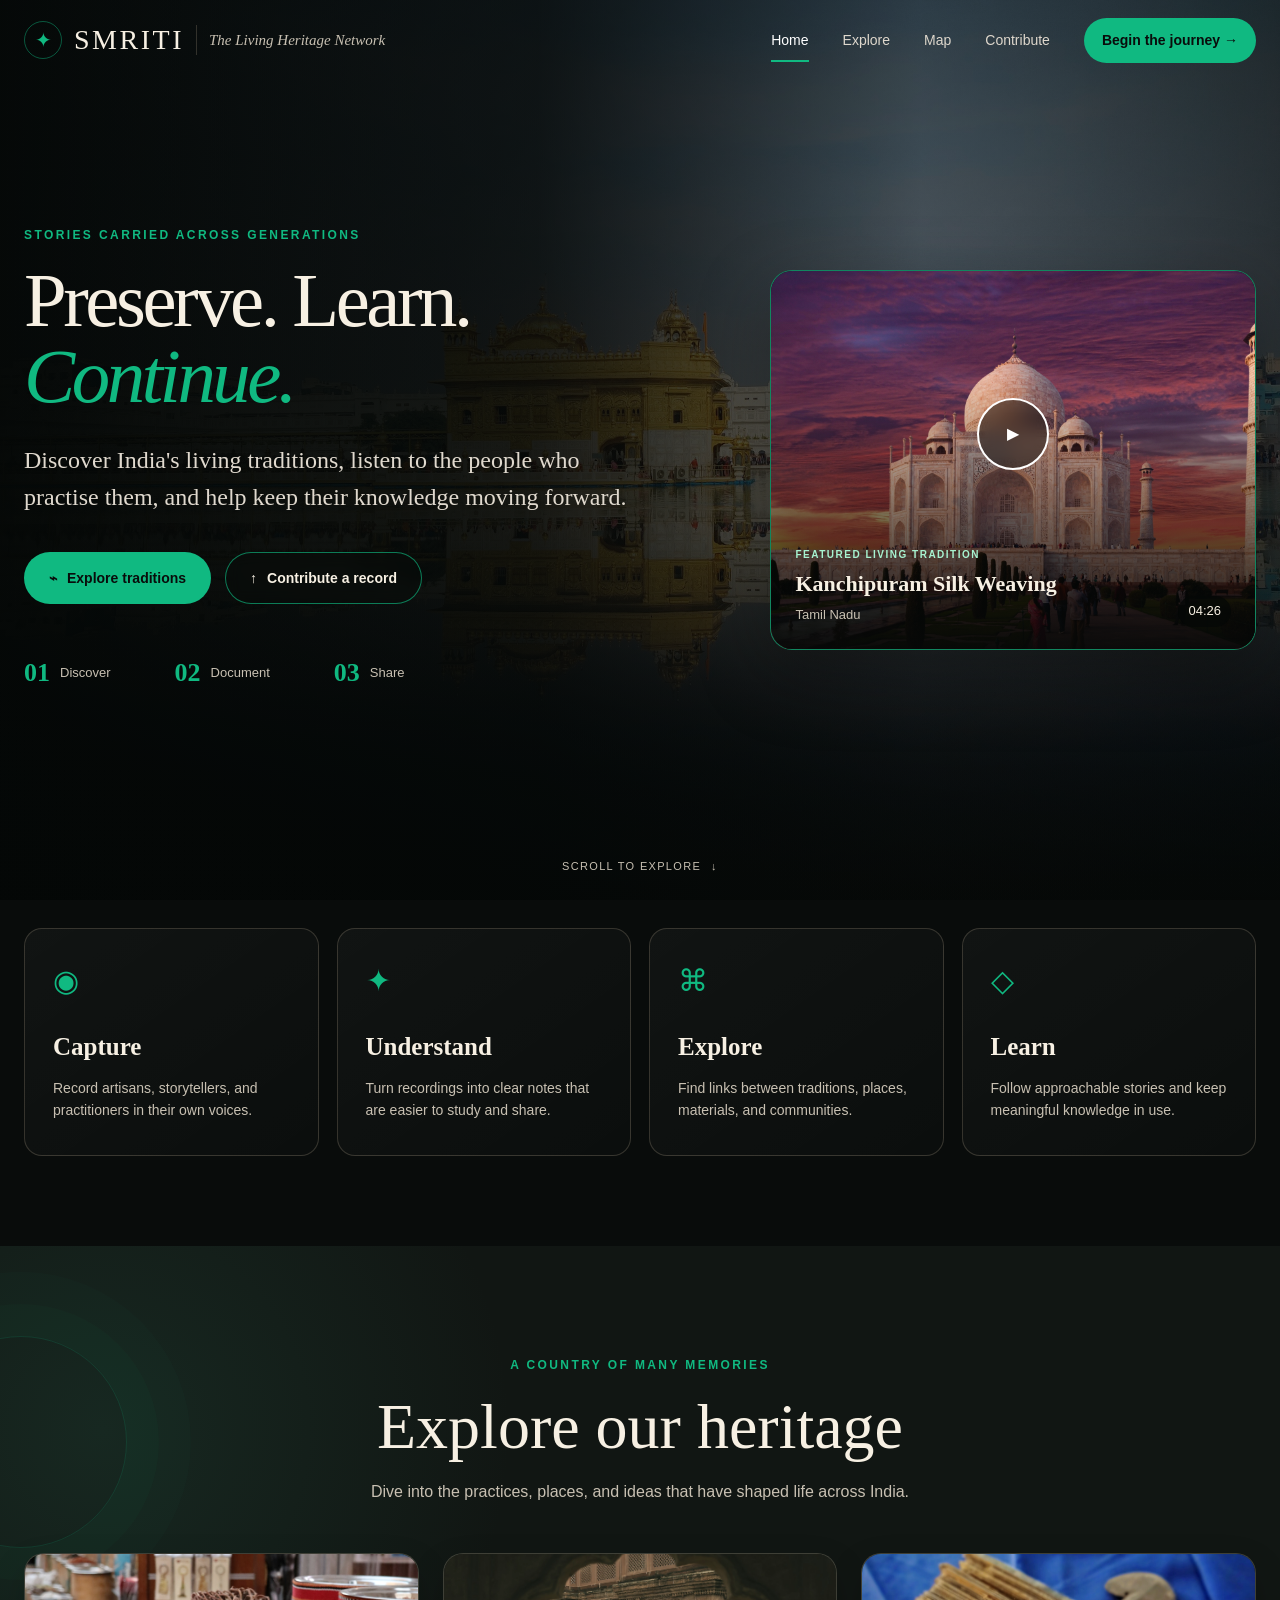
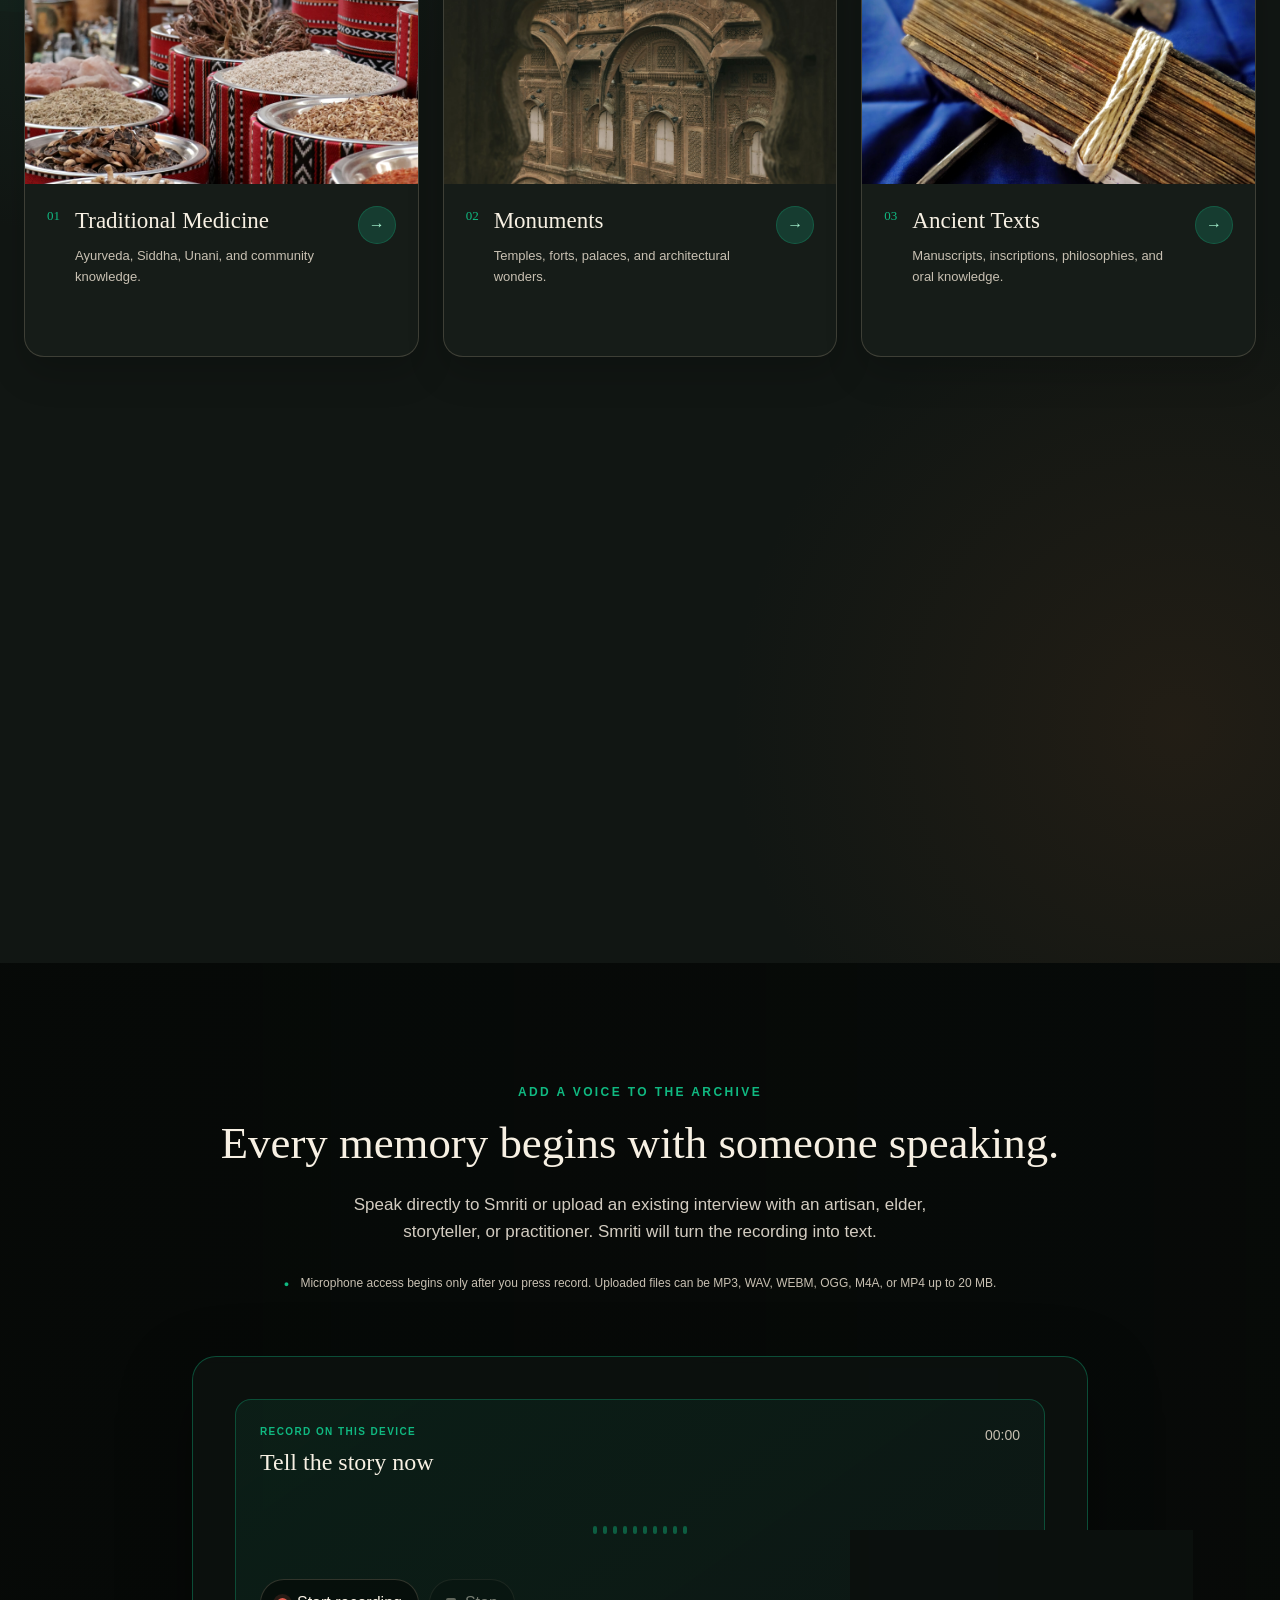
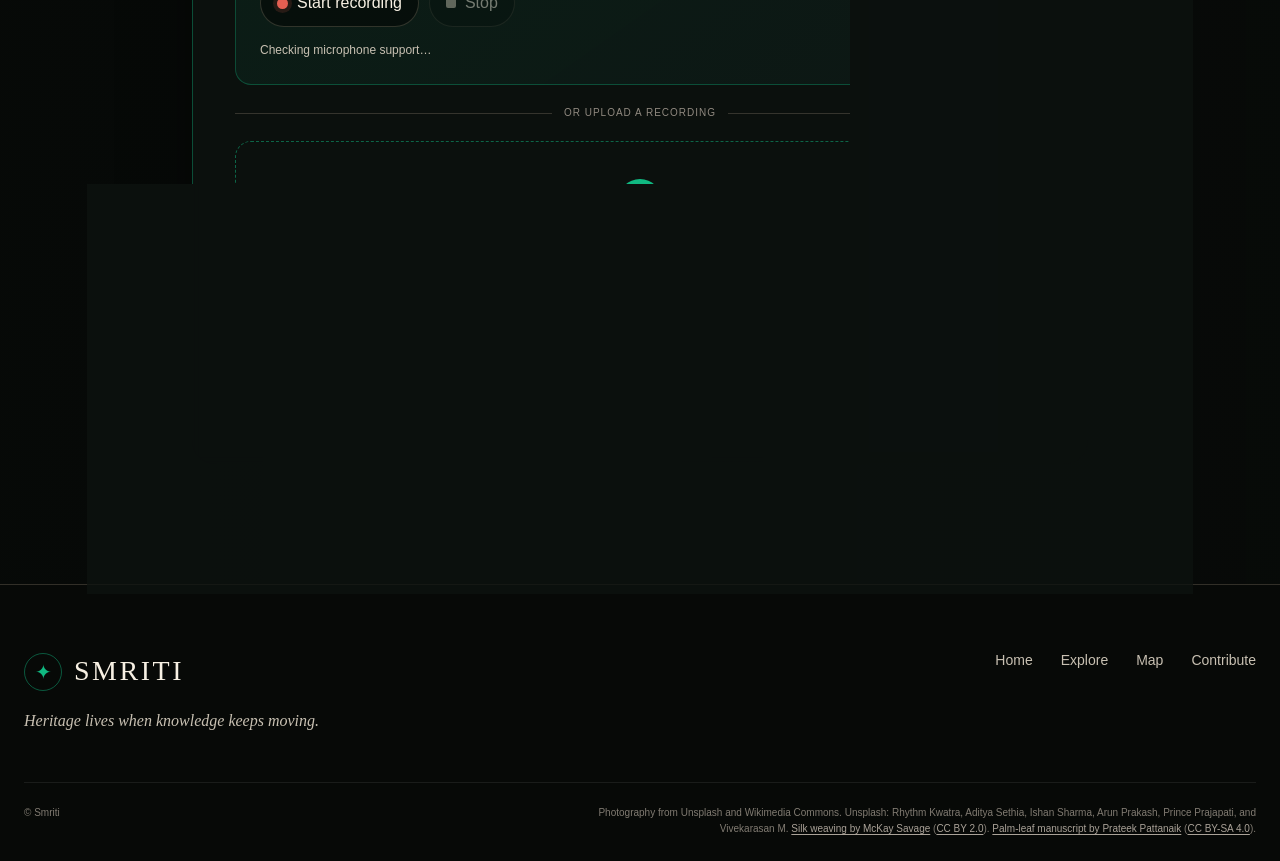
<file: tmp/zip-map/smriti/static/index.html>
<!DOCTYPE html>
<html lang="en">
<head>
    <!-- Basic page settings keep the layout readable on phones and computers. -->
    <meta charset="UTF-8">
    <meta name="viewport" content="width=device-width, initial-scale=1.0">
    <meta name="description" content="Smriti is a living heritage network for discovering, documenting, and learning about India's traditions.">
    <title>Smriti — The Living Heritage Network</title>
    <link rel="stylesheet" href="/static/style.css">
</head>

<body>
    <!-- This link appears only when a keyboard user presses Tab. -->
    <a class="skip-link" href="#main-content">Skip to main content</a>

    <!-- The header stays visible so visitors can move between page sections. -->
    <header class="site-header">
        <a class="brand" href="#home" aria-label="Smriti home">
            <span class="brand-mark" aria-hidden="true">✦</span>
            <span class="brand-name">SMRITI</span>
            <span class="brand-divider" aria-hidden="true"></span>
            <span class="brand-tagline">The Living Heritage Network</span>
        </a>

        <button class="menu-button" id="menuButton" type="button" aria-expanded="false" aria-controls="siteNav">
            <span class="menu-line"></span>
            <span class="menu-line"></span>
            <span class="menu-line"></span>
            <span class="sr-only">Open navigation</span>
        </button>

        <nav class="site-nav" id="siteNav" aria-label="Main navigation">
            <a class="nav-link active" href="#home">Home</a>
            <a class="nav-link" href="#explore">Explore</a>
            <a class="nav-link" href="/map">Map</a>
            <a class="nav-link" href="#contribute">Contribute</a>
            <a class="nav-link nav-cta" href="#explore">Begin the journey <span aria-hidden="true">→</span></a>
        </nav>
    </header>

    <main id="main-content">
        <!-- Hero: the first screen introduces the purpose and leads into Explore. -->
        <section class="hero" id="home" aria-labelledby="heroTitle">
            <div class="hero-shade"></div>
            <div class="hero-content page-width">
                <div class="hero-copy reveal">
                    <p class="eyebrow">Stories carried across generations</p>
                    <h1 id="heroTitle">Preserve. Learn. <em>Continue.</em></h1>
                    <p class="hero-intro">
                        Discover India's living traditions, listen to the people who practise them,
                        and help keep their knowledge moving forward.
                    </p>

                    <div class="hero-actions">
                        <a class="button button-primary" href="#explore">
                            <span aria-hidden="true">⌁</span> Explore traditions
                        </a>
                        <a class="button button-secondary" href="#contribute">
                            <span aria-hidden="true">↑</span> Contribute a record
                        </a>
                    </div>

                    <!-- These are three honest steps, not invented platform statistics. -->
                    <div class="journey-steps" aria-label="How Smriti works">
                        <div class="journey-step">
                            <strong>01</strong>
                            <span>Discover</span>
                        </div>
                        <div class="journey-step">
                            <strong>02</strong>
                            <span>Document</span>
                        </div>
                        <div class="journey-step">
                            <strong>03</strong>
                            <span>Share</span>
                        </div>
                    </div>
                </div>

                <!-- A visual story card echoes the silk-weaving video in the reference. -->
                <article class="story-preview reveal delay-one" aria-label="Featured story: Kanchipuram silk weaving">
                    <img src="/static/assets/silk-weaving-professional.jpg" alt="Red and white silk threads stretched across a Kanchipuram handloom">
                    <div class="story-overlay"></div>
                    <button class="play-button" id="playPreview" type="button" aria-label="Preview the Kanchipuram silk-weaving story">
                        <span aria-hidden="true">▶</span>
                    </button>
                    <div class="story-caption">
                        <div>
                            <p>Featured living tradition</p>
                            <h2>Kanchipuram Silk Weaving</h2>
                            <span>Tamil Nadu</span>
                        </div>
                        <span class="story-length">04:26</span>
                    </div>
                </article>
            </div>

            <a class="scroll-cue" href="#purpose" aria-label="Scroll to learn more">
                <span>Scroll to explore</span>
                <span aria-hidden="true">↓</span>
            </a>
        </section>

        <!-- This short bridge explains the four parts of the idea. -->
        <section class="purpose-strip" id="purpose" aria-label="What you can do with Smriti">
            <div class="purpose-grid page-width">
                <article class="purpose-card reveal">
                    <span class="purpose-icon" aria-hidden="true">◉</span>
                    <h2>Capture</h2>
                    <p>Record artisans, storytellers, and practitioners in their own voices.</p>
                </article>
                <article class="purpose-card reveal delay-one">
                    <span class="purpose-icon" aria-hidden="true">✦</span>
                    <h2>Understand</h2>
                    <p>Turn recordings into clear notes that are easier to study and share.</p>
                </article>
                <article class="purpose-card reveal delay-two">
                    <span class="purpose-icon" aria-hidden="true">⌘</span>
                    <h2>Explore</h2>
                    <p>Find links between traditions, places, materials, and communities.</p>
                </article>
                <article class="purpose-card reveal delay-three">
                    <span class="purpose-icon" aria-hidden="true">◇</span>
                    <h2>Learn</h2>
                    <p>Follow approachable stories and keep meaningful knowledge in use.</p>
                </article>
            </div>
        </section>

        <!-- Explore follows directly after the landing area, as one scrollable page. -->
        <section class="explore-section" id="explore" aria-labelledby="exploreTitle">
            <div class="section-heading page-width reveal">
                <p class="eyebrow">A country of many memories</p>
                <h2 id="exploreTitle">Explore our heritage</h2>
                <p>Dive into the practices, places, and ideas that have shaped life across India.</p>
            </div>

            <div class="heritage-grid page-width">
                <article class="heritage-card reveal">
                    <img src="/static/assets/traditional-medicine-professional.jpg" alt="Dried roots, herbs, and spices displayed in metal bowls at a traditional market">
                    <div class="card-body">
                        <span class="card-number">01</span>
                        <div>
                            <h3>Traditional Medicine</h3>
                            <p>Ayurveda, Siddha, Unani, and community knowledge.</p>
                        </div>
                        <button class="round-link" type="button" data-category="Traditional Medicine" aria-label="Explore Traditional Medicine">→</button>
                    </div>
                </article>

                <article class="heritage-card reveal delay-one">
                    <img src="/static/assets/monuments-professional.jpg" alt="Ornate sandstone arches and carved windows at Mehrangarh Fort in Jodhpur">
                    <div class="card-body">
                        <span class="card-number">02</span>
                        <div>
                            <h3>Monuments</h3>
                            <p>Temples, forts, palaces, and architectural wonders.</p>
                        </div>
                        <button class="round-link" type="button" data-category="Monuments" aria-label="Explore Monuments">→</button>
                    </div>
                </article>

                <article class="heritage-card reveal delay-two">
                    <img src="/static/assets/ancient-texts-professional.jpg" alt="A bound Odia palm-leaf manuscript resting beside its traditional writing stylus">
                    <div class="card-body">
                        <span class="card-number">03</span>
                        <div>
                            <h3>Ancient Texts</h3>
                            <p>Manuscripts, inscriptions, philosophies, and oral knowledge.</p>
                        </div>
                        <button class="round-link" type="button" data-category="Ancient Texts" aria-label="Explore Ancient Texts">→</button>
                    </div>
                </article>

                <article class="heritage-card reveal">
                    <img src="/static/assets/culture-professional.jpg" alt="A Bharatanatyam dancer performing in a purple and orange costume">
                    <div class="card-body">
                        <span class="card-number">04</span>
                        <div>
                            <h3>Culture</h3>
                            <p>Festivals, music, dance, theatre, craft, and ritual.</p>
                        </div>
                        <button class="round-link" type="button" data-category="Culture" aria-label="Explore Culture">→</button>
                    </div>
                </article>

                <article class="heritage-card reveal delay-one">
                    <img src="/static/assets/lifestyle-professional.jpg" alt="A traditional clay cooking pot heating over a wood fire in an Indian home">
                    <div class="card-body">
                        <span class="card-number">05</span>
                        <div>
                            <h3>Lifestyle</h3>
                            <p>Food, clothing, village life, occupations, and everyday practice.</p>
                        </div>
                        <button class="round-link" type="button" data-category="Lifestyle" aria-label="Explore Lifestyle">→</button>
                    </div>
                </article>

                <article class="heritage-card reveal delay-two">
                    <img src="/static/assets/civilisations-professional.jpg" alt="A richly carved historic temple structure at Hampi in Karnataka">
                    <div class="card-body">
                        <span class="card-number">06</span>
                        <div>
                            <h3>Civilisations</h3>
                            <p>People, ideas, dynasties, trade routes, and shared histories.</p>
                        </div>
                        <button class="round-link" type="button" data-category="Civilisations" aria-label="Explore Civilisations">→</button>
                    </div>
                </article>
            </div>

            <p class="explore-message page-width" id="exploreMessage" aria-live="polite"></p>
        </section>

        <!-- The original transcription feature remains available in a clearer contribution area. -->
        <section class="contribute-section" id="contribute" aria-labelledby="contributeTitle">
            <div class="contribute-layout page-width">
                <div class="contribute-copy reveal">
                    <p class="eyebrow">Add a voice to the archive</p>
                    <h2 id="contributeTitle">Every memory begins with someone speaking.</h2>
                    <p>
                        Speak directly to Smriti or upload an existing interview with an artisan,
                        elder, storyteller, or practitioner. Smriti will turn the recording into text.
                    </p>
                    <p class="privacy-note"><span aria-hidden="true">●</span> Microphone access begins only after you press record. Uploaded files can be MP3, WAV, WEBM, OGG, M4A, or MP4 up to 20 MB.</p>
                </div>

                <div class="upload-panel reveal delay-one">
                    <!-- The recorder lets visitors speak without preparing a file first. -->
                    <section class="voice-recorder" aria-labelledby="recorderTitle">
                        <div class="recorder-heading">
                            <div>
                                <p class="recorder-label">Record on this device</p>
                                <h3 id="recorderTitle">Tell the story now</h3>
                            </div>
                            <span class="recording-time" id="recordingTime">00:00</span>
                        </div>

                        <div class="voice-visual" id="voiceVisual" aria-hidden="true">
                            <span></span><span></span><span></span><span></span><span></span>
                            <span></span><span></span><span></span><span></span><span></span>
                        </div>

                        <div class="recorder-actions">
                            <button class="record-button" id="recordButton" type="button">
                                <span class="record-dot" aria-hidden="true"></span>
                                Start recording
                            </button>
                            <button class="stop-button" id="stopButton" type="button" disabled>
                                <span class="stop-square" aria-hidden="true"></span>
                                Stop
                            </button>
                        </div>

                        <p class="recorder-note" id="recorderNote" aria-live="polite">Checking microphone support…</p>
                        <a class="secure-recorder-link" id="secureRecorderLink" href="#contribute" hidden>Open the microphone-safe local address</a>
                        <div class="recording-preview" id="recordingPreview" hidden>
                            <button class="preview-play" id="previewPlay" type="button" aria-label="Play recording">▶</button>
                            <div class="preview-track">
                                <div class="preview-track-fill" id="previewTrackFill"></div>
                            </div>
                            <span class="preview-duration" id="previewDuration">00:00</span>
                            <audio id="recordingAudio" preload="metadata"></audio>
                        </div>
                    </section>

                    <div class="choice-divider"><span>or upload a recording</span></div>

                    <label class="file-drop" for="audio">
                        <span class="upload-icon" aria-hidden="true">↑</span>
                        <strong id="fileLabel">Choose an audio recording</strong>
                        <span>or drag a file here</span>
                    </label>
                    <input class="file-input" type="file" id="audio" accept=".mp3,.wav,.webm,.ogg,.m4a,.mp4">
                    <button class="button button-primary upload-button" id="uploadBtn" type="button">Transcribe selected audio</button>
                    <p class="status-text" id="status" aria-live="polite"></p>

                    <section class="transcript-result" id="resultPanel" aria-labelledby="transcriptTitle">
                        <h3 id="transcriptTitle">Transcript</h3>
                        <p id="transcript">Your transcript will appear here.</p>
                    </section>
                </div>
            </div>
        </section>
    </main>

    <!-- The footer provides a final navigation point and required image credit. -->
    <footer class="site-footer">
        <div class="footer-layout page-width">
            <div>
                <a class="brand footer-brand" href="#home">
                    <span class="brand-mark" aria-hidden="true">✦</span>
                    <span class="brand-name">SMRITI</span>
                </a>
                <p>Heritage lives when knowledge keeps moving.</p>
            </div>
            <div class="footer-links">
                <a href="#home">Home</a>
                <a href="#explore">Explore</a>
                <a href="/map">Map</a>
                <a href="#contribute">Contribute</a>
            </div>
        </div>
        <div class="footer-bottom page-width">
            <span>© <span id="currentYear"></span> Smriti</span>
            <span>
                Photography from Unsplash and Wikimedia Commons.
                Unsplash: Rhythm Kwatra, Aditya Sethia, Ishan Sharma, Arun Prakash, Prince Prajapati, and Vivekarasan M.
                <a href="https://commons.wikimedia.org/wiki/File:Silk_Sari_Weaving_at_Kanchipuram,_Tamil_Nadu.jpg" target="_blank" rel="noreferrer">Silk weaving by McKay Savage</a>
                (<a href="https://creativecommons.org/licenses/by/2.0/" target="_blank" rel="noreferrer">CC BY 2.0</a>).
                <a href="https://commons.wikimedia.org/wiki/File:Palm_Leaf_Manuscript_in_Odia_and_Lekhani.jpg" target="_blank" rel="noreferrer">Palm-leaf manuscript by Prateek Pattanaik</a>
                (<a href="https://creativecommons.org/licenses/by-sa/4.0/" target="_blank" rel="noreferrer">CC BY-SA 4.0</a>).
            </span>
        </div>
    </footer>

    <!-- This small message box is reused for friendly feedback. -->
    <div class="toast" id="toast" role="status" aria-live="polite"></div>

    <script src="/static/script.js"></script>
</body>
</html>
</file>
<file: static/style.css>
/* --------------------------------------------------
   1. Shared colours and measurements
   Changing these values updates the whole design.
-------------------------------------------------- */
:root {
    --ink: #090c0b;
    --ink-soft: #111613;
    --ink-card: #171c18;
    --cream: #f7f0e3;
    --cream-muted: #c8c0b2;
    --gold: #10b981;
    --gold-light: #a7f3d0;
    --green: #163c30;
    --green-light: #295e4b;
    --line: rgba(242, 223, 189, 0.18);
    --shadow: 0 24px 70px rgba(0, 0, 0, 0.34);
    --page-width: 1240px;
}

/* --------------------------------------------------
   2. Reset and basic page behaviour
-------------------------------------------------- */
* {
    box-sizing: border-box;
}

html {
    scroll-behavior: smooth;
    scroll-padding-top: 84px;
}

body {
    margin: 0;
    background: var(--ink);
    color: var(--cream);
    font-family: Arial, Helvetica, sans-serif;
    line-height: 1.6;
    overflow-x: hidden;
}

body.menu-open {
    overflow: hidden;
}

img {
    display: block;
    width: 100%;
}

a {
    color: inherit;
    text-decoration: none;
}

button,
input {
    font: inherit;
}

button,
a {
    -webkit-tap-highlight-color: transparent;
}

button:focus-visible,
a:focus-visible,
input:focus-visible,
label:focus-within {
    outline: 3px solid var(--gold-light);
    outline-offset: 4px;
}

.page-width {
    width: min(calc(100% - 48px), var(--page-width));
    margin-inline: auto;
}

.sr-only {
    position: absolute;
    width: 1px;
    height: 1px;
    padding: 0;
    margin: -1px;
    overflow: hidden;
    clip: rect(0, 0, 0, 0);
    white-space: nowrap;
    border: 0;
}

.skip-link {
    position: fixed;
    z-index: 200;
    top: 10px;
    left: 10px;
    padding: 10px 16px;
    background: var(--gold-light);
    color: var(--ink);
    border-radius: 8px;
    transform: translateY(-150%);
}

.skip-link:focus {
    transform: translateY(0);
}

/* --------------------------------------------------
   3. Header and navigation
-------------------------------------------------- */
.site-header {
    position: fixed;
    z-index: 100;
    top: 0;
    left: 0;
    width: 100%;
    min-height: 82px;
    padding: 14px max(24px, calc((100vw - var(--page-width)) / 2));
    display: flex;
    align-items: center;
    justify-content: space-between;
    gap: 30px;
    border-bottom: 1px solid transparent;
    transition: background 220ms ease, border-color 220ms ease, min-height 220ms ease;
}

.site-header.scrolled {
    min-height: 70px;
    background: rgba(8, 11, 9, 0.92);
    border-color: var(--line);
    backdrop-filter: blur(18px);
}

.brand {
    display: inline-flex;
    align-items: center;
    gap: 12px;
    flex-shrink: 0;
}

.brand-mark {
    display: grid;
    place-items: center;
    width: 38px;
    height: 38px;
    color: var(--gold);
    border: 1px solid rgba(16, 185, 129, 0.45);
    border-radius: 50%;
    font-size: 20px;
}

.brand-name {
    font-family: Georgia, "Times New Roman", serif;
    font-size: 28px;
    letter-spacing: 0.09em;
}

.brand-divider {
    width: 1px;
    height: 30px;
    background: var(--line);
}

.brand-tagline {
    color: var(--cream-muted);
    font-family: Georgia, "Times New Roman", serif;
    font-size: 15px;
    font-style: italic;
}

.site-nav {
    display: flex;
    align-items: center;
    gap: 34px;
}

.nav-link {
    position: relative;
    color: #ded7cc;
    font-size: 14px;
    transition: color 160ms ease;
}

.nav-link:not(.nav-cta)::after {
    content: "";
    position: absolute;
    left: 0;
    bottom: -10px;
    width: 100%;
    height: 2px;
    background: var(--gold);
    transform: scaleX(0);
    transform-origin: left;
    transition: transform 160ms ease;
}

.nav-link:hover,
.nav-link.active {
    color: #fff;
}

.nav-link:hover::after,
.nav-link.active::after {
    transform: scaleX(1);
}

.nav-cta {
    padding: 11px 18px;
    color: var(--ink);
    background: var(--gold);
    border-radius: 999px;
    font-weight: 700;
}

.nav-cta:hover {
    color: var(--ink);
    background: var(--gold-light);
}

.menu-button {
    display: none;
    width: 44px;
    height: 44px;
    padding: 10px;
    background: transparent;
    border: 1px solid var(--line);
    border-radius: 50%;
    cursor: pointer;
}

.menu-line {
    display: block;
    width: 100%;
    height: 2px;
    margin: 4px 0;
    background: var(--cream);
}

/* --------------------------------------------------
   4. Hero section
-------------------------------------------------- */
.hero {
    position: relative;
    min-height: 100svh;
    padding: 130px 0 110px;
    display: flex;
    align-items: center;
    background-image: url("/static/assets/hero-temple-professional.jpg");
    background-position: center 48%;
    background-size: cover;
    isolation: isolate;
}

.hero-shade {
    position: absolute;
    z-index: -1;
    inset: 0;
    background:
        radial-gradient(circle at 74% 45%, rgba(44, 19, 7, 0.14), rgba(5, 8, 7, 0.48) 48%),
        linear-gradient(90deg, rgba(3, 6, 5, 0.98) 0%, rgba(4, 7, 6, 0.85) 42%, rgba(5, 7, 6, 0.4) 72%, rgba(4, 6, 5, 0.58) 100%),
        linear-gradient(0deg, rgba(7, 10, 8, 0.95) 0%, transparent 42%);
}

.hero-content {
    display: grid;
    grid-template-columns: 1.15fr 0.85fr;
    align-items: center;
    gap: clamp(48px, 7vw, 100px);
}

.eyebrow {
    margin: 0 0 18px;
    color: var(--gold);
    font-size: 12px;
    font-weight: 700;
    letter-spacing: 0.2em;
    text-transform: uppercase;
}

.hero h1 {
    max-width: 720px;
    margin: 0;
    font-family: Georgia, "Times New Roman", serif;
    font-size: clamp(52px, 6vw, 92px);
    font-weight: 500;
    line-height: 0.98;
    letter-spacing: -0.045em;
}

.hero h1 em {
    display: block;
    color: var(--gold);
    font-weight: 400;
}

.hero-intro {
    max-width: 620px;
    margin: 28px 0 0;
    color: #e0d9ce;
    font-family: Georgia, "Times New Roman", serif;
    font-size: clamp(18px, 2vw, 24px);
    line-height: 1.55;
}

.hero-actions {
    margin-top: 36px;
    display: flex;
    flex-wrap: wrap;
    gap: 14px;
}

.button {
    min-height: 52px;
    padding: 13px 24px;
    display: inline-flex;
    align-items: center;
    justify-content: center;
    gap: 10px;
    border: 1px solid transparent;
    border-radius: 999px;
    cursor: pointer;
    font-size: 14px;
    font-weight: 700;
    transition: transform 160ms ease, background 160ms ease, border-color 160ms ease;
}

.button:hover {
    transform: translateY(-2px);
}

.button-primary {
    color: var(--ink);
    background: var(--gold);
}

.button-primary:hover {
    background: var(--gold-light);
}

.button-secondary {
    color: var(--cream);
    background: rgba(8, 12, 10, 0.44);
    border-color: rgba(16, 185, 129, 0.65);
    backdrop-filter: blur(8px);
}

.button-secondary:hover {
    background: rgba(16, 185, 129, 0.12);
    border-color: var(--gold);
}

.journey-steps {
    margin-top: 48px;
    display: flex;
    gap: clamp(28px, 5vw, 66px);
}

.journey-step {
    display: grid;
    grid-template-columns: auto auto;
    align-items: center;
    gap: 10px;
}

.journey-step strong {
    color: var(--gold);
    font-family: Georgia, "Times New Roman", serif;
    font-size: 26px;
}

.journey-step span {
    color: var(--cream-muted);
    font-size: 13px;
}

.story-preview {
    position: relative;
    min-height: 380px;
    overflow: hidden;
    border: 1px solid rgba(16, 185, 129, 0.68);
    border-radius: 22px;
    box-shadow: var(--shadow);
    background: var(--ink-card);
}

.story-preview img {
    position: absolute;
    inset: 0;
    width: 100%;
    height: 100%;
    object-fit: cover;
}

.story-overlay {
    position: absolute;
    inset: 0;
    background: linear-gradient(0deg, rgba(6, 8, 7, 0.96), rgba(6, 8, 7, 0.05) 72%);
}

.play-button {
    position: absolute;
    inset: 43% auto auto 50%;
    width: 72px;
    height: 72px;
    display: grid;
    place-items: center;
    color: #fff;
    background: rgba(6, 8, 7, 0.46);
    border: 2px solid #fff;
    border-radius: 50%;
    transform: translate(-50%, -50%);
    cursor: pointer;
    backdrop-filter: blur(8px);
    transition: color 160ms ease, background 160ms ease, transform 160ms ease;
}

.play-button:hover {
    color: var(--ink);
    background: var(--gold);
    transform: translate(-50%, -50%) scale(1.06);
}

.story-caption {
    position: absolute;
    left: 24px;
    right: 24px;
    bottom: 22px;
    display: flex;
    align-items: end;
    justify-content: space-between;
    gap: 24px;
}

.story-caption p {
    margin: 0 0 3px;
    color: var(--gold-light);
    font-size: 10px;
    font-weight: 700;
    letter-spacing: 0.15em;
    text-transform: uppercase;
}

.story-caption h2 {
    margin: 0;
    font-family: Georgia, "Times New Roman", serif;
    font-size: 22px;
}

.story-caption span {
    color: var(--cream-muted);
    font-size: 13px;
}

.story-caption .story-length {
    padding: 5px 10px;
    color: var(--cream);
    background: rgba(5, 7, 6, 0.74);
    border-radius: 999px;
}

.scroll-cue {
    position: absolute;
    left: 50%;
    bottom: 24px;
    display: flex;
    align-items: center;
    gap: 10px;
    color: var(--cream-muted);
    font-size: 11px;
    letter-spacing: 0.12em;
    text-transform: uppercase;
    transform: translateX(-50%);
}

/* --------------------------------------------------
   5. Four purpose cards
-------------------------------------------------- */
.purpose-strip {
    position: relative;
    z-index: 2;
    padding: 28px 0 90px;
    background: var(--ink);
}

.purpose-grid {
    display: grid;
    grid-template-columns: repeat(4, 1fr);
    gap: 18px;
}

.purpose-card {
    min-height: 228px;
    padding: 28px;
    background: linear-gradient(145deg, rgba(255, 255, 255, 0.035), rgba(255, 255, 255, 0.01));
    border: 1px solid var(--line);
    border-radius: 18px;
    transition: transform 180ms ease, border-color 180ms ease, background 180ms ease;
}

.purpose-card:hover {
    transform: translateY(-6px);
    border-color: rgba(16, 185, 129, 0.55);
    background: rgba(16, 185, 129, 0.055);
}

.purpose-icon {
    display: block;
    margin-bottom: 22px;
    color: var(--gold);
    font-size: 30px;
}

.purpose-card h2 {
    margin: 0 0 10px;
    font-family: Georgia, "Times New Roman", serif;
    font-size: 25px;
}

.purpose-card p {
    margin: 0;
    color: var(--cream-muted);
    font-size: 14px;
}

/* --------------------------------------------------
   6. Explore section and category cards
-------------------------------------------------- */
.explore-section {
    position: relative;
    padding: 110px 0;
    overflow: hidden;
    background:
        radial-gradient(circle at 8% 14%, rgba(41, 94, 75, 0.25), transparent 25%),
        radial-gradient(circle at 92% 82%, rgba(112, 63, 30, 0.18), transparent 28%),
        var(--ink-soft);
}

.explore-section::before {
    content: "";
    position: absolute;
    top: 90px;
    left: -85px;
    width: 210px;
    height: 210px;
    border: 1px solid rgba(16, 185, 129, 0.16);
    border-radius: 50%;
    box-shadow: 0 0 0 32px rgba(16, 185, 129, 0.025), 0 0 0 64px rgba(16, 185, 129, 0.018);
}

.section-heading {
    position: relative;
    margin-bottom: 48px;
    text-align: center;
}

.section-heading h2,
.contribute-copy h2 {
    margin: 0;
    font-family: Georgia, "Times New Roman", serif;
    font-size: clamp(42px, 5vw, 68px);
    font-weight: 500;
    line-height: 1.06;
}

.section-heading > p:last-child {
    max-width: 600px;
    margin: 18px auto 0;
    color: var(--cream-muted);
}

.heritage-grid {
    position: relative;
    display: grid;
    grid-template-columns: repeat(3, 1fr);
    gap: 24px;
}

.heritage-card {
    position: relative;
    overflow: hidden;
    background: #161c18;
    border: 1px solid var(--line);
    border-radius: 20px;
    box-shadow: 0 16px 36px rgba(0, 0, 0, 0.18);
    transition: transform 200ms ease, border-color 200ms ease, box-shadow 200ms ease;
}

.heritage-card:hover {
    transform: translateY(-8px);
    border-color: rgba(16, 185, 129, 0.55);
    box-shadow: var(--shadow);
}

.heritage-card > img {
    height: 230px;
    object-fit: cover;
    filter: saturate(0.85) contrast(1.04);
    transition: transform 500ms ease, filter 300ms ease;
}

.heritage-card:nth-child(3) > img {
    object-position: center 38%;
}

.heritage-card:hover > img {
    transform: scale(1.045);
    filter: saturate(1.08) contrast(1.05);
}

.card-body {
    min-height: 172px;
    padding: 22px;
    display: grid;
    grid-template-columns: auto 1fr auto;
    align-items: start;
    gap: 15px;
}

.card-number {
    color: var(--gold);
    font-family: Georgia, "Times New Roman", serif;
    font-size: 13px;
}

.card-body h3 {
    margin: -3px 0 7px;
    font-family: Georgia, "Times New Roman", serif;
    font-size: 23px;
    font-weight: 500;
}

.card-body p {
    margin: 0;
    color: var(--cream-muted);
    font-size: 13px;
    line-height: 1.55;
}

.round-link {
    width: 38px;
    height: 38px;
    display: grid;
    place-items: center;
    color: var(--gold-light);
    background: var(--green);
    border: 1px solid rgba(16, 185, 129, 0.26);
    border-radius: 50%;
    cursor: pointer;
    transition: color 160ms ease, background 160ms ease, transform 160ms ease;
}

/* The arrow is visible, but this invisible area makes the whole card clickable. */
.round-link::after {
    content: "";
    position: absolute;
    inset: 0;
}

.round-link:hover {
    color: var(--ink);
    background: var(--gold);
    transform: rotate(-18deg);
}

.explore-message {
    min-height: 24px;
    margin-top: 28px;
    color: var(--gold-light);
    text-align: center;
}

/* --------------------------------------------------
   7. Contribution and transcription area
-------------------------------------------------- */
.contribute-section {
    padding: 120px 0;
    background:
        linear-gradient(90deg, rgba(6, 9, 7, 0.92), rgba(6, 9, 7, 0.7)),
        url("/static/assets/silk-weaving-professional.jpg") center / cover fixed;
}

.contribute-layout {
    display: grid;
    grid-template-columns: minmax(0, 1fr);
    justify-items: center;
    gap: clamp(24px, 4vw, 56px);
}

/* Keep the headline above the recording panel so it reads across the page. */
.contribute-layout .contribute-copy {
    width: 100%;
    text-align: center;
}

.contribute-layout .contribute-copy h2 {
    max-width: none;
    font-size: clamp(30px, 3.5vw, 60px);
}

.contribute-copy > p:not(.eyebrow):not(.privacy-note) {
    max-width: 580px;
    margin: 24px auto 0;
    color: #d3ccc1;
    font-size: 17px;
}

.privacy-note {
    margin-top: 28px;
    color: var(--cream-muted);
    font-size: 12px;
}

.privacy-note span {
    margin-right: 8px;
    color: var(--gold);
    font-size: 9px;
}

.upload-panel {
    width: min(100%, max(70vw, 620px));
    padding: clamp(24px, 4vw, 42px);
    background: rgba(14, 19, 16, 0.78);
    border: 1px solid rgba(16, 185, 129, 0.36);
    border-radius: 24px;
    box-shadow: var(--shadow);
    backdrop-filter: blur(5px);
}

/* The live recorder is the quickest way to give Heritage-101 a voice sample. */
.voice-recorder {
    padding: 24px;
    background: linear-gradient(145deg, rgba(16, 185, 129, 0.09), rgba(22, 60, 48, 0.18));
    border: 1px solid rgba(16, 185, 129, 0.32);
    border-radius: 16px;
}

.recorder-heading {
    display: flex;
    align-items: start;
    justify-content: space-between;
    gap: 20px;
}

.recorder-label {
    margin: 0 0 3px;
    color: var(--gold);
    font-size: 10px;
    font-weight: 700;
    letter-spacing: 0.14em;
    text-transform: uppercase;
}

.recorder-heading h3 {
    margin: 0;
    font-family: Georgia, "Times New Roman", serif;
    font-size: 24px;
    font-weight: 500;
}

.recording-time {
    color: var(--cream-muted);
    font-variant-numeric: tabular-nums;
    font-size: 14px;
}

.voice-visual {
    height: 58px;
    margin: 20px 0;
    display: flex;
    align-items: center;
    justify-content: center;
    gap: 6px;
}

.voice-visual span {
    width: 4px;
    height: 8px;
    background: rgba(16, 185, 129, 0.42);
    border-radius: 999px;
}

.voice-visual.recording span {
    background: var(--gold);
    animation: voice-pulse 850ms ease-in-out infinite alternate;
}

.voice-visual.recording span:nth-child(2n) { animation-delay: 120ms; }
.voice-visual.recording span:nth-child(3n) { animation-delay: 240ms; }
.voice-visual.recording span:nth-child(4n) { animation-delay: 360ms; }

@keyframes voice-pulse {
    from { height: 8px; opacity: 0.55; }
    to { height: 46px; opacity: 1; }
}

.recorder-actions {
    display: flex;
    gap: 10px;
}

.record-button,
.stop-button {
    min-height: 44px;
    padding: 10px 16px;
    display: inline-flex;
    align-items: center;
    justify-content: center;
    gap: 9px;
    color: var(--cream);
    background: rgba(5, 8, 6, 0.58);
    border: 1px solid var(--line);
    border-radius: 999px;
    cursor: pointer;
}

.record-button:hover,
.stop-button:hover:not(:disabled) {
    border-color: var(--gold);
}

.record-button:disabled,
.stop-button:disabled {
    cursor: not-allowed;
    opacity: 0.45;
}

.record-dot {
    width: 11px;
    height: 11px;
    background: #e45f52;
    border-radius: 50%;
    box-shadow: 0 0 0 4px rgba(228, 95, 82, 0.15);
}

.stop-square {
    width: 10px;
    height: 10px;
    background: var(--cream-muted);
    border-radius: 2px;
}

.recorder-note {
    margin: 14px 0 0;
    color: var(--cream-muted);
    font-size: 12px;
}

.recorder-note.error {
    color: #ffb1a8;
}

.recorder-note.success {
    color: #a9e1c2;
}

.secure-recorder-link {
    width: fit-content;
    margin-top: 10px;
    display: inline-flex;
    color: var(--gold-light);
    font-size: 12px;
    font-weight: 700;
    text-decoration: underline;
    text-underline-offset: 3px;
}

.secure-recorder-link[hidden] {
    display: none;
}

.recording-preview {
    min-height: 58px;
    width: 100%;
    margin-top: 16px;
    padding: 12px 14px;
    display: flex;
    align-items: center;
    gap: 12px;
    background: rgba(5, 8, 6, 0.78);
    border: 1px solid rgba(16, 185, 129, 0.32);
    border-radius: 14px;
}

.recording-preview[hidden] {
    display: none;
}

.preview-play {
    width: 34px;
    height: 34px;
    flex: 0 0 auto;
    display: grid;
    place-items: center;
    color: var(--ink);
    background: var(--gold);
    border: 0;
    border-radius: 50%;
    cursor: pointer;
    font-size: 12px;
}

.preview-play:hover {
    background: var(--gold-light);
}

.preview-track {
    height: 5px;
    flex: 1;
    overflow: hidden;
    background: rgba(247, 240, 227, 0.18);
    border-radius: 999px;
}

.preview-track-fill {
    width: 0;
    height: 100%;
    background: var(--gold);
    border-radius: inherit;
}

.preview-duration {
    min-width: 38px;
    color: var(--cream-muted);
    font-size: 11px;
    font-variant-numeric: tabular-nums;
    text-align: right;
}

.choice-divider {
    margin: 20px 0;
    display: flex;
    align-items: center;
    gap: 12px;
    color: #918a80;
    font-size: 10px;
    letter-spacing: 0.1em;
    text-transform: uppercase;
}

.choice-divider::before,
.choice-divider::after {
    content: "";
    height: 1px;
    flex: 1;
    background: var(--line);
}

.file-drop {
    min-height: 176px;
    padding: 26px;
    display: flex;
    flex-direction: column;
    align-items: center;
    justify-content: center;
    color: var(--cream-muted);
    border: 1px dashed rgba(16, 185, 129, 0.5);
    border-radius: 16px;
    cursor: pointer;
    text-align: center;
    transition: background 160ms ease, border-color 160ms ease;
}

.file-drop:hover,
.file-drop.drag-over {
    background: rgba(16, 185, 129, 0.07);
    border-color: var(--gold);
}

.file-drop strong {
    margin: 10px 0 2px;
    color: var(--cream);
}

.file-drop > span:last-child {
    font-size: 12px;
}

.upload-icon {
    width: 44px;
    height: 44px;
    display: grid;
    place-items: center;
    color: var(--ink);
    background: var(--gold);
    border-radius: 50%;
    font-size: 24px;
}

.file-input {
    position: absolute;
    width: 1px;
    height: 1px;
    opacity: 0;
    pointer-events: none;
}

.upload-button {
    width: 100%;
    margin-top: 16px;
    border: 0;
}

.upload-button:disabled {
    cursor: wait;
    opacity: 0.55;
    transform: none;
}

.status-text {
    min-height: 24px;
    margin: 12px 0 0;
    color: var(--gold-light);
    font-size: 13px;
    text-align: center;
}

.transcript-result {
    display: none;
    margin-top: 20px;
    padding: 22px;
    background: rgba(4, 7, 5, 0.55);
    border: 1px solid var(--line);
    border-radius: 14px;
}

.transcript-result.visible {
    display: block;
}

.transcript-result h3 {
    margin: 0 0 10px;
    color: var(--gold);
    font-family: Georgia, "Times New Roman", serif;
}

#transcript {
    margin: 0;
    color: #ded7cc;
    white-space: pre-wrap;
    overflow-wrap: anywhere;
}

#transcript,
.guide-editor input,
.guide-editor textarea,
.guide-editor select {
    width: 100%;
    padding: 12px;
    color: var(--cream);
    background: rgba(5, 8, 6, 0.72);
    border: 1px solid var(--line);
    border-radius: 10px;
}

.guide-button { margin-top: 16px; }
.ai-note { color: var(--cream-muted); font-size: 12px; }

/* The middle AI explains its cleanup and additions before tutorial generation. */
.transcript-review { margin-top: 14px; padding: 16px; background: rgba(16, 185, 129, 0.07); border: 1px solid rgba(16, 185, 129, 0.28); border-radius: 12px; }
.review-heading { display: flex; align-items: flex-start; gap: 10px; }
.review-heading > span { color: var(--gold); font-size: 20px; }
.review-heading strong, .transcript-review > div > strong { color: var(--cream); }
.review-heading p { margin: 4px 0 0; color: var(--cream-muted); font-size: 13px; line-height: 1.5; }
.transcript-review ul { margin: 8px 0 0; padding-left: 20px; color: #d8d2c8; font-size: 12px; line-height: 1.55; }
.transcript-review > div:not(.review-heading) { margin-top: 13px; }
.guide-editor { display: grid; gap: 14px; margin-top: 18px; }
.guide-editor label { display: grid; gap: 6px; color: var(--cream-muted); font-size: 12px; }
.guide-fields { display: grid; grid-template-columns: 1fr 1fr; gap: 12px; }
.guide-editor h4 { margin: 6px 0 0; color: var(--gold); font-family: Georgia, serif; }
.guide-step { padding: 12px; border: 1px solid var(--line); border-radius: 10px; display: grid; gap: 8px; margin-bottom: 10px; }
.guide-step button { width: fit-content; color: #ffb1a8; background: transparent; border: 0; cursor: pointer; }

/* The generated tutorial mirrors the connected dark cards in the visual reference. */
.tutorial-preview { margin: 6px 0 22px; color: #f3f1ed; }
.tutorial-shell { padding: clamp(18px, 3vw, 30px); background: #050605; border: 1px solid #343734; border-radius: 18px; }
.tutorial-header { padding: 0 12px 25px; text-align: center; }
.tutorial-main-icon { display: block; margin-bottom: 8px; color: var(--gold-light); font-size: 22px; }
.tutorial-header h3 { margin: 0; color: #f5f2ec; font: 700 clamp(20px, 3vw, 27px)/1.2 Arial, sans-serif; }
.tutorial-header p { margin: 7px 0 0; color: #bbbdb8; font-size: 13px; }
.tutorial-needs { padding: 0 0 20px; }
.tutorial-needs h4 { margin: 0 0 10px; color: #f5f2ec; font: 700 16px Arial, sans-serif; }
.tutorial-needs p { margin: 0; color: #f1efea; line-height: 1.6; }
.tutorial-needs .tutorial-tools { margin-top: 7px; color: #b9bbb6; font-size: 13px; }
.tutorial-sequence { display: grid; }
.tutorial-step { padding: 13px 14px; background: #070807; border: 1px solid #343734; border-radius: 13px; }
.tutorial-step-heading { display: flex; align-items: center; gap: 12px; }
.tutorial-step-icon { display: grid; place-items: center; flex: 0 0 42px; height: 42px; background: #232523; border-radius: 9px; color: #fff; }
.tutorial-step-number { display: block; margin-bottom: 3px; color: #9da09b; font-size: 9px; letter-spacing: .04em; }
.tutorial-step h4 { margin: 0; color: #f5f2ec; font: 700 15px Arial, sans-serif; }
.tutorial-step > p { margin: 10px 0 0; color: #e1e0dc; font-size: 13px; line-height: 1.55; }
.tutorial-step .tutorial-tip { color: #c9d8bf; }
.tutorial-step .tutorial-warning { color: #f0c49e; }
.tutorial-arrow { padding: 4px 0; color: #aeb1ac; text-align: center; font-size: 18px; }
.tutorial-finish { padding: 20px 10px 0; text-align: center; }
.tutorial-finish > span { display: block; width: 18px; height: 18px; margin: 0 auto 10px; color: #041308; background: #22d96e; border-radius: 50%; font-size: 12px; line-height: 18px; }
.tutorial-finish strong { display: block; color: #f5f2ec; }
.tutorial-finish p { margin: 6px auto 0; max-width: 520px; color: #b9bbb6; font-size: 12px; line-height: 1.5; }
.editor-heading { padding-top: 18px; border-top: 1px solid var(--line); }

/* --------------------------------------------------
   8. Footer and small feedback message
-------------------------------------------------- */
.site-footer {
    padding: 64px 0 24px;
    background: #070907;
    border-top: 1px solid var(--line);
}

.footer-layout {
    display: flex;
    align-items: flex-start;
    justify-content: space-between;
    gap: 40px;
}

.footer-brand {
    margin-bottom: 14px;
}

.footer-layout p {
    margin: 0;
    color: var(--cream-muted);
    font-family: Georgia, "Times New Roman", serif;
    font-style: italic;
}

.footer-links {
    display: flex;
    gap: 28px;
    color: var(--cream-muted);
    font-size: 14px;
}

.footer-links a:hover {
    color: var(--gold);
}

.footer-bottom {
    margin-top: 48px;
    padding-top: 22px;
    display: flex;
    justify-content: space-between;
    gap: 30px;
    color: #817b72;
    border-top: 1px solid rgba(255, 255, 255, 0.08);
    font-size: 10px;
}

.footer-bottom span:last-child {
    max-width: 660px;
    text-align: right;
}

.footer-bottom a {
    color: #aaa298;
    text-decoration: underline;
    text-underline-offset: 2px;
}

.footer-bottom a:hover {
    color: var(--gold);
}

.toast {
    position: fixed;
    z-index: 180;
    right: 24px;
    bottom: 24px;
    max-width: 340px;
    padding: 14px 18px;
    color: var(--ink);
    background: var(--gold-light);
    border-radius: 12px;
    box-shadow: var(--shadow);
    opacity: 0;
    pointer-events: none;
    transform: translateY(16px);
    transition: opacity 180ms ease, transform 180ms ease;
}

.toast.visible {
    opacity: 1;
    transform: translateY(0);
}

/* --------------------------------------------------
   9. Gentle scroll-in animation
   JavaScript adds the visible class when an item enters the screen.
-------------------------------------------------- */
.reveal {
    opacity: 0;
    transform: translateY(24px);
    transition: opacity 650ms ease, transform 650ms ease;
}

.reveal.visible {
    opacity: 1;
    transform: translateY(0);
}

.delay-one {
    transition-delay: 90ms;
}

.delay-two {
    transition-delay: 180ms;
}

.delay-three {
    transition-delay: 270ms;
}

/* --------------------------------------------------
   10. Tablet layout
-------------------------------------------------- */
@media (max-width: 980px) {
    .brand-tagline,
    .brand-divider {
        display: none;
    }

    .site-nav {
        gap: 22px;
    }

    .hero {
        padding-top: 140px;
    }

    .hero-content,
    .contribute-layout {
        grid-template-columns: 1fr;
    }

    .hero-copy {
        max-width: 760px;
    }

    .story-preview {
        width: min(100%, 680px);
        min-height: 360px;
    }

    .purpose-grid {
        grid-template-columns: repeat(2, 1fr);
    }

    .heritage-grid {
        grid-template-columns: repeat(2, 1fr);
    }

    .contribute-copy {
        max-width: 720px;
    }
}

/* --------------------------------------------------
   11. Phone layout and mobile menu
-------------------------------------------------- */
@media (max-width: 720px) {
    .page-width {
        width: min(calc(100% - 32px), var(--page-width));
    }

    .site-header {
        min-height: 68px;
        padding: 12px 16px;
        background: rgba(8, 11, 9, 0.9);
        border-color: var(--line);
        backdrop-filter: blur(18px);
    }

    .brand-mark {
        width: 34px;
        height: 34px;
    }

    .brand-name {
        font-size: 23px;
    }

    .menu-button {
        display: block;
    }

    .site-nav {
        position: fixed;
        inset: 68px 0 auto;
        padding: 26px 24px 32px;
        display: flex;
        flex-direction: column;
        align-items: stretch;
        gap: 4px;
        background: rgba(8, 11, 9, 0.98);
        border-bottom: 1px solid var(--line);
        transform: translateY(-130%);
        transition: transform 220ms ease;
    }

    .site-nav.open {
        transform: translateY(0);
    }

    .nav-link {
        padding: 14px 4px;
        font-size: 16px;
    }

    .nav-link::after {
        display: none;
    }

    .nav-cta {
        margin-top: 10px;
        padding: 13px 18px;
        text-align: center;
    }

    .hero {
        min-height: auto;
        padding: 120px 0 94px;
        background-position: 56% center;
    }

    .hero-shade {
        background: linear-gradient(90deg, rgba(3, 6, 5, 0.97), rgba(3, 6, 5, 0.67)), linear-gradient(0deg, var(--ink), transparent 55%);
    }

    .hero-content {
        gap: 52px;
    }

    .hero h1 {
        font-size: clamp(48px, 15vw, 70px);
    }

    .hero-intro {
        font-size: 18px;
    }

    .hero-actions,
    .hero-actions .button {
        width: 100%;
    }

    .journey-steps {
        justify-content: space-between;
        gap: 12px;
    }

    .journey-step {
        grid-template-columns: 1fr;
        gap: 0;
    }

    .journey-step strong {
        font-size: 22px;
    }

    .story-preview {
        min-height: 330px;
    }

    .scroll-cue {
        display: none;
    }

    .purpose-strip {
        padding-top: 16px;
    }

    .purpose-grid,
    .heritage-grid {
        grid-template-columns: 1fr;
    }

    .explore-section,
    .contribute-section {
        padding: 84px 0;
    }

    .heritage-card > img {
        height: 215px;
    }

    .contribute-section {
        background-attachment: scroll;
    }

    .footer-layout,
    .footer-bottom {
        flex-direction: column;
    }

    .footer-links {
        flex-wrap: wrap;
    }

    .footer-bottom span:last-child {
        text-align: left;
    }

    .toast {
        right: 16px;
        bottom: 16px;
        left: 16px;
        max-width: none;
    }

    .recorder-actions {
        flex-direction: column;
    }

    .record-button,
    .stop-button {
        width: 100%;
    }
}

/* People who prefer less motion get instant, steady content. */
@media (prefers-reduced-motion: reduce) {
    html {
        scroll-behavior: auto;
    }

    *,
    *::before,
    *::after {
        animation-duration: 0.01ms !important;
        transition-duration: 0.01ms !important;
    }

    .reveal {
        opacity: 1;
        transform: none;
    }
}
</file>
